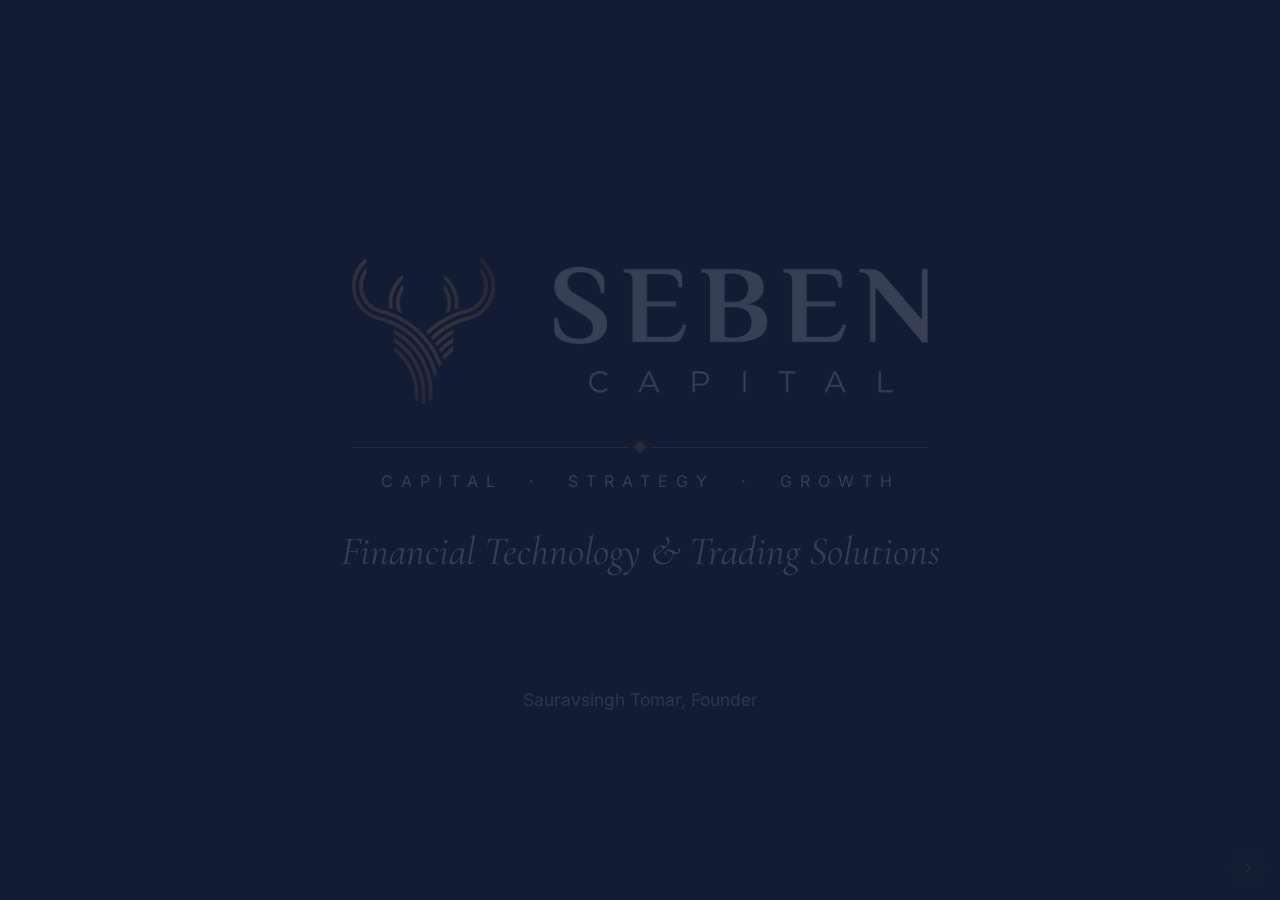
<file: index.html>
<!DOCTYPE html>
<html lang="en"><head><meta charset="utf-8"><meta http-equiv="refresh" content="0; url=01.html"><title>Seben Capital</title><link rel="canonical" href="01.html"></head><body style="background:#131E36"><a href="01.html">01.html</a></body></html>
</file>
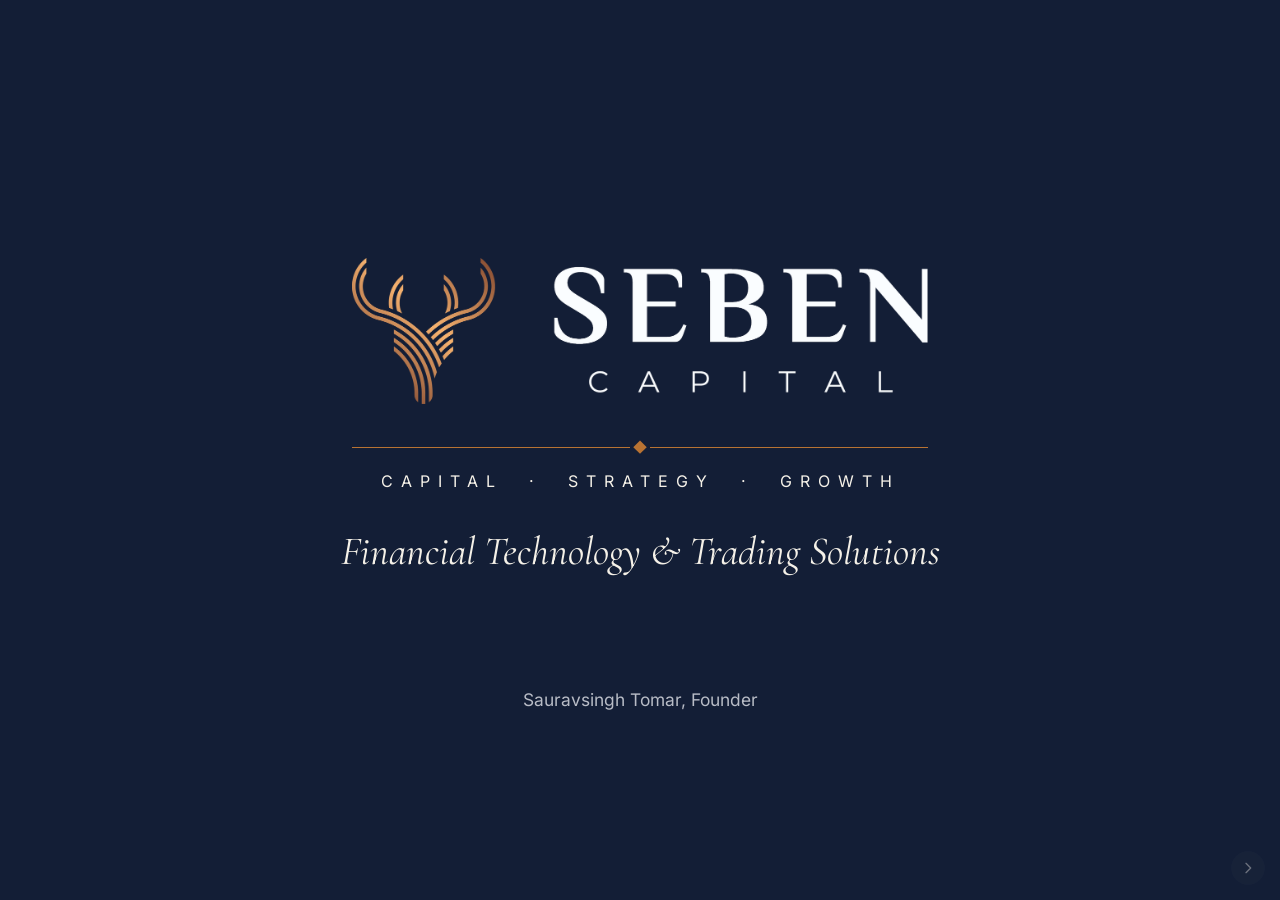
<file: 01.html>
<!DOCTYPE html>
<html lang="en">
<head>
<meta charset="utf-8">
<meta name="viewport" content="width=device-width, initial-scale=1, viewport-fit=cover">
<title>Seben Capital — 01</title>
<meta name="theme-color" content="#131E36">
<link rel="preload" href="assets/fonts/CormorantGaramond-normal-400-latin.woff2" as="font" type="font/woff2" crossorigin>
<link rel="stylesheet" href="assets/fonts.css">
<link rel="stylesheet" href="assets/css/style.css">
</head>
<body class="s01" data-prev="" data-next="02.html">
<main class="stage">
<img class="logo" src="assets/seben-logo.png" alt="SEBEN CAPITAL">
<div class="orn"><span></span><i></i><span></span></div>
<div class="el in pre kick" style="--n:12;--l:20.0030%;--t:53.0667%;--w:60.0015%;--h:4.6667%;text-align:center;--a:start;letter-spacing:0.500em"><p><span style="color:#F5F1E8">CAPITAL  ·  STRATEGY  ·  GROWTH</span></p></div>
<div class="el cg tag" style="--n:30;--l:12.5028%;--t:60.6667%;--w:75.0019%;--h:9.3333%;text-align:center;--a:start"><p><span style="color:#F5F1E8;font-style:italic">Financial Technology &amp; Trading Solutions</span></p></div>
<div class="el in founder" style="--n:13;--l:20.0030%;--t:83.3333%;--w:60.0015%;--h:4.6667%;text-align:center;--a:start"><p><span style="color:#B8BCC6">Sauravsingh Tomar, Founder</span></p></div>

</main>
<nav class="nav" aria-label="Slide navigation"><a class="prev off" href="#" aria-label="Previous slide" hidden><svg viewBox="0 0 24 24" aria-hidden="true"><path d="M15 5l-7 7 7 7"/></svg></a><a class="next" href="02.html" aria-label="Next slide"><svg viewBox="0 0 24 24" aria-hidden="true"><path d="M9 5l7 7-7 7"/></svg></a></nav>
<script src="assets/js/nav.js"></script>
</body>
</html>
</file>
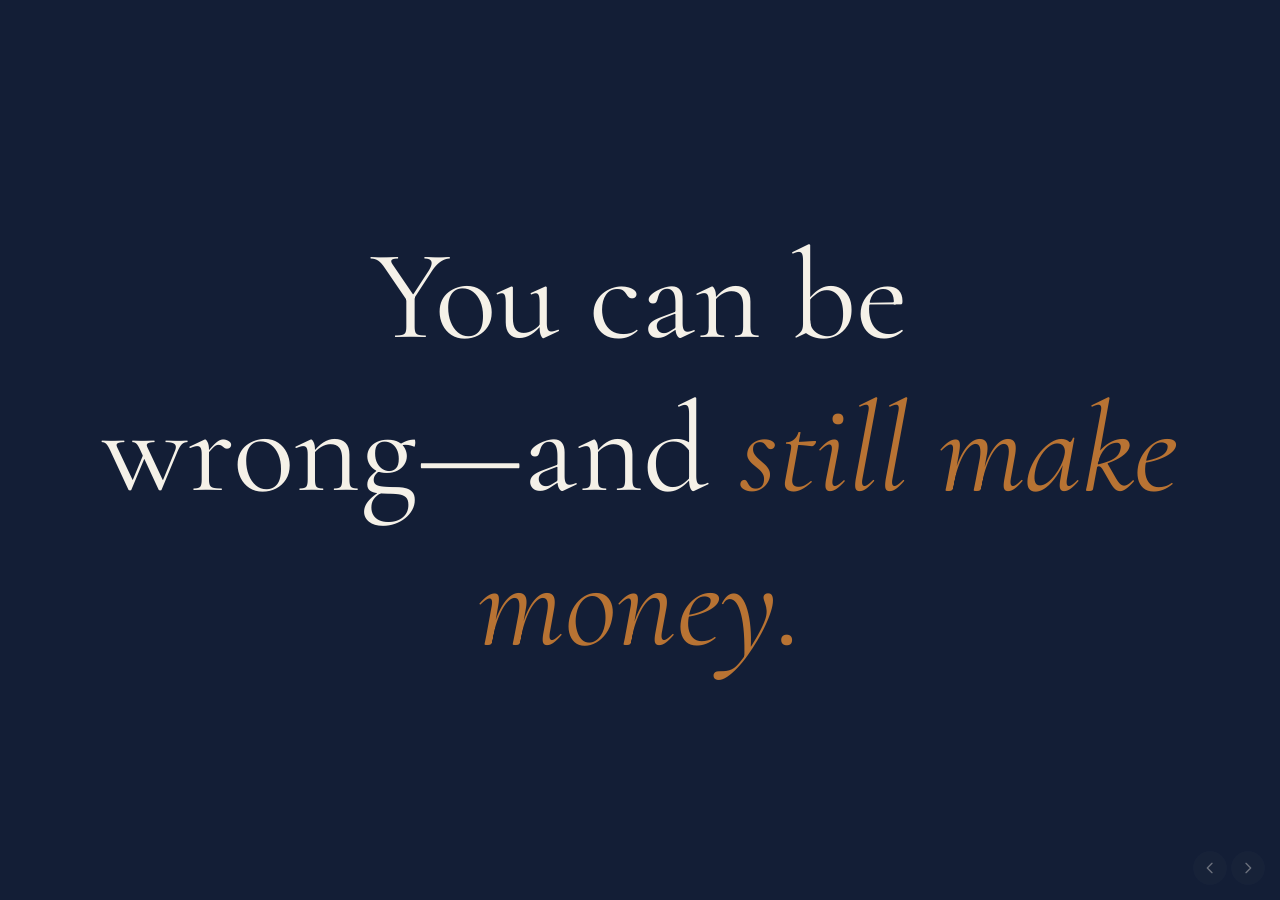
<file: 02.html>
<!DOCTYPE html>
<html lang="en">
<head>
<meta charset="utf-8">
<meta name="viewport" content="width=device-width, initial-scale=1, viewport-fit=cover">
<title>Seben Capital — 02</title>
<meta name="theme-color" content="#131E36">
<link rel="preload" href="assets/fonts/CormorantGaramond-normal-400-latin.woff2" as="font" type="font/woff2" crossorigin>
<link rel="stylesheet" href="assets/fonts.css">
<link rel="stylesheet" href="assets/css/style.css">
</head>
<body class="s02" data-prev="01.html" data-next="03.html">
<main class="stage">
<div class="el cg stmt" style="--n:96;--l:6.7502%;--t:21.3333%;--w:86.4772%;--h:57.3333%;text-align:center;--a:center"><p><span style="color:#F5F1E8">You can be wrong—and </span><span style="color:#B87333;font-style:italic">still make money.</span></p></div>

</main>
<nav class="nav" aria-label="Slide navigation"><a class="prev" href="01.html" aria-label="Previous slide"><svg viewBox="0 0 24 24" aria-hidden="true"><path d="M15 5l-7 7 7 7"/></svg></a><a class="next" href="03.html" aria-label="Next slide"><svg viewBox="0 0 24 24" aria-hidden="true"><path d="M9 5l7 7-7 7"/></svg></a></nav>
<script src="assets/js/nav.js"></script>
</body>
</html>
</file>
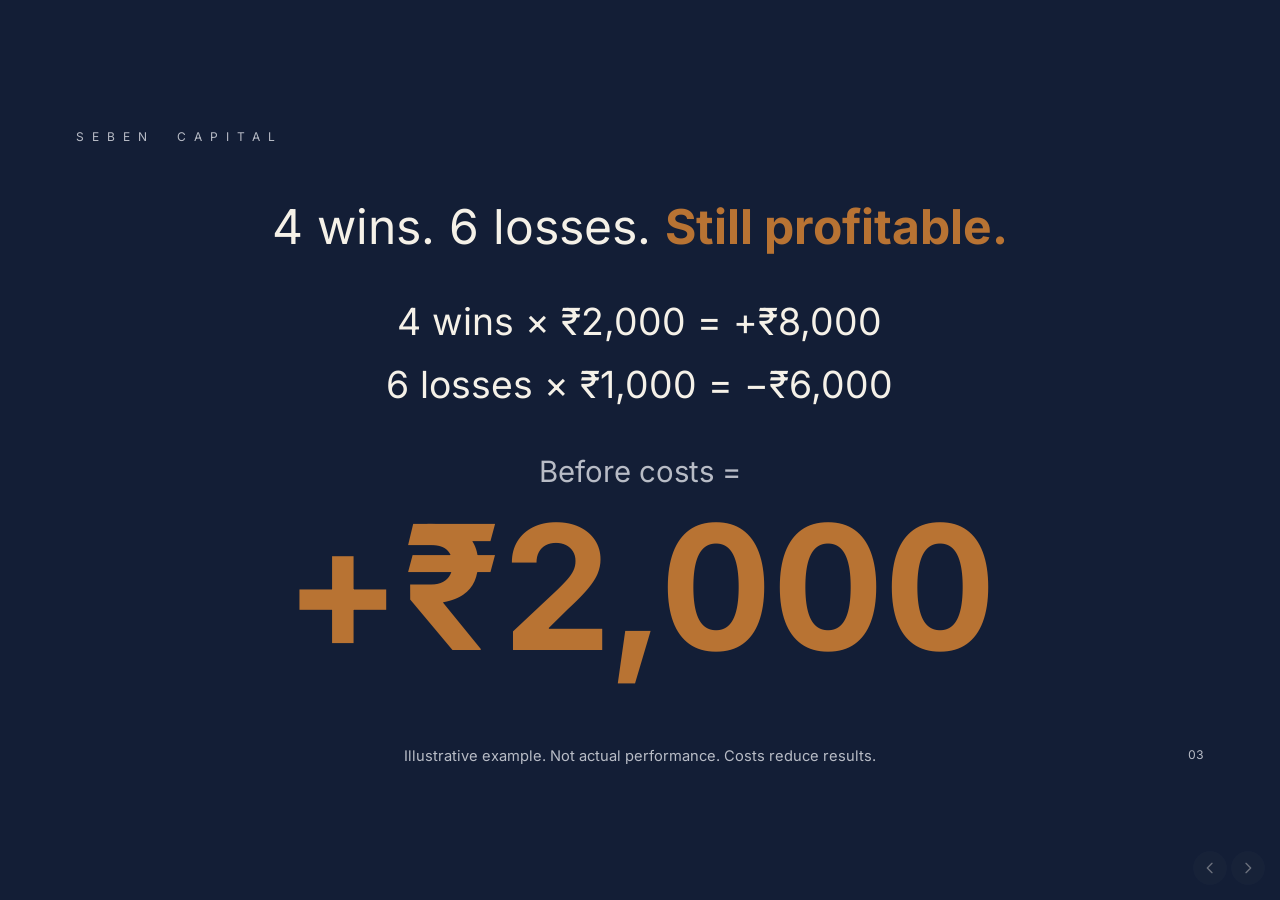
<file: 03.html>
<!DOCTYPE html>
<html lang="en">
<head>
<meta charset="utf-8">
<meta name="viewport" content="width=device-width, initial-scale=1, viewport-fit=cover">
<title>Seben Capital — 03</title>
<meta name="theme-color" content="#131E36">
<link rel="preload" href="assets/fonts/CormorantGaramond-normal-400-latin.woff2" as="font" type="font/woff2" crossorigin>
<link rel="stylesheet" href="assets/fonts.css">
<link rel="stylesheet" href="assets/css/style.css">
</head>
<body class="s03" data-prev="02.html" data-next="04.html">
<main class="stage">
<div class="el in head" style="--n:36;--l:6.7502%;--t:14.0000%;--w:86.4772%;--h:10.0000%;text-align:center;--a:center"><p><span style="color:#F5F1E8">4 wins. 6 losses. </span><span style="color:#B87333;font-weight:700">Still profitable.</span></p></div>
<div class="el in row3" style="--n:28;--l:6.7502%;--t:28.6667%;--w:86.4772%;--h:7.3333%;text-align:center;--a:center"><p><span style="color:#F5F1E8">4 wins × ₹2,000 = +₹8,000</span></p></div>
<div class="el in row3" style="--n:28;--l:6.7502%;--t:37.3333%;--w:86.4772%;--h:7.3333%;text-align:center;--a:center"><p><span style="color:#F5F1E8">6 losses × ₹1,000 = −₹6,000</span></p></div>
<div class="el in bc" style="--n:22;--l:6.7502%;--t:50.0000%;--w:86.4772%;--h:6.0000%;text-align:center;--a:center"><p><span style="color:#B8BCC6">Before costs =</span></p></div>
<div class="el in res" style="--n:130;--l:6.7502%;--t:56.0000%;--w:86.4772%;--h:26.0000%;text-align:center;--a:center"><p><span style="color:#B87333;font-weight:700">+₹2,000</span></p></div>
<div class="el in foot" style="--n:11;--l:18.7505%;--t:90.6667%;--w:62.4766%;--h:4.0000%;text-align:center;--a:center"><p><span style="color:#B8BCC6">Illustrative example. Not actual performance. Costs reduce results.</span></p></div>
<div class="el in mark pre" style="--n:9;--l:5.9251%;--t:5.6000%;--w:30.0008%;--h:4.0000%;text-align:left;--a:start;letter-spacing:0.667em"><p><span style="color:#B8BCC6">SEBEN  CAPITAL</span></p></div><div class="el in pg" style="--n:9;--l:86.5522%;--t:91.3333%;--w:7.5002%;--h:4.0000%;text-align:right;--a:start"><p><span style="color:#B8BCC6">03</span></p></div>
</main>
<nav class="nav" aria-label="Slide navigation"><a class="prev" href="02.html" aria-label="Previous slide"><svg viewBox="0 0 24 24" aria-hidden="true"><path d="M15 5l-7 7 7 7"/></svg></a><a class="next" href="04.html" aria-label="Next slide"><svg viewBox="0 0 24 24" aria-hidden="true"><path d="M9 5l7 7-7 7"/></svg></a></nav>
<script src="assets/js/nav.js"></script>
</body>
</html>
</file>
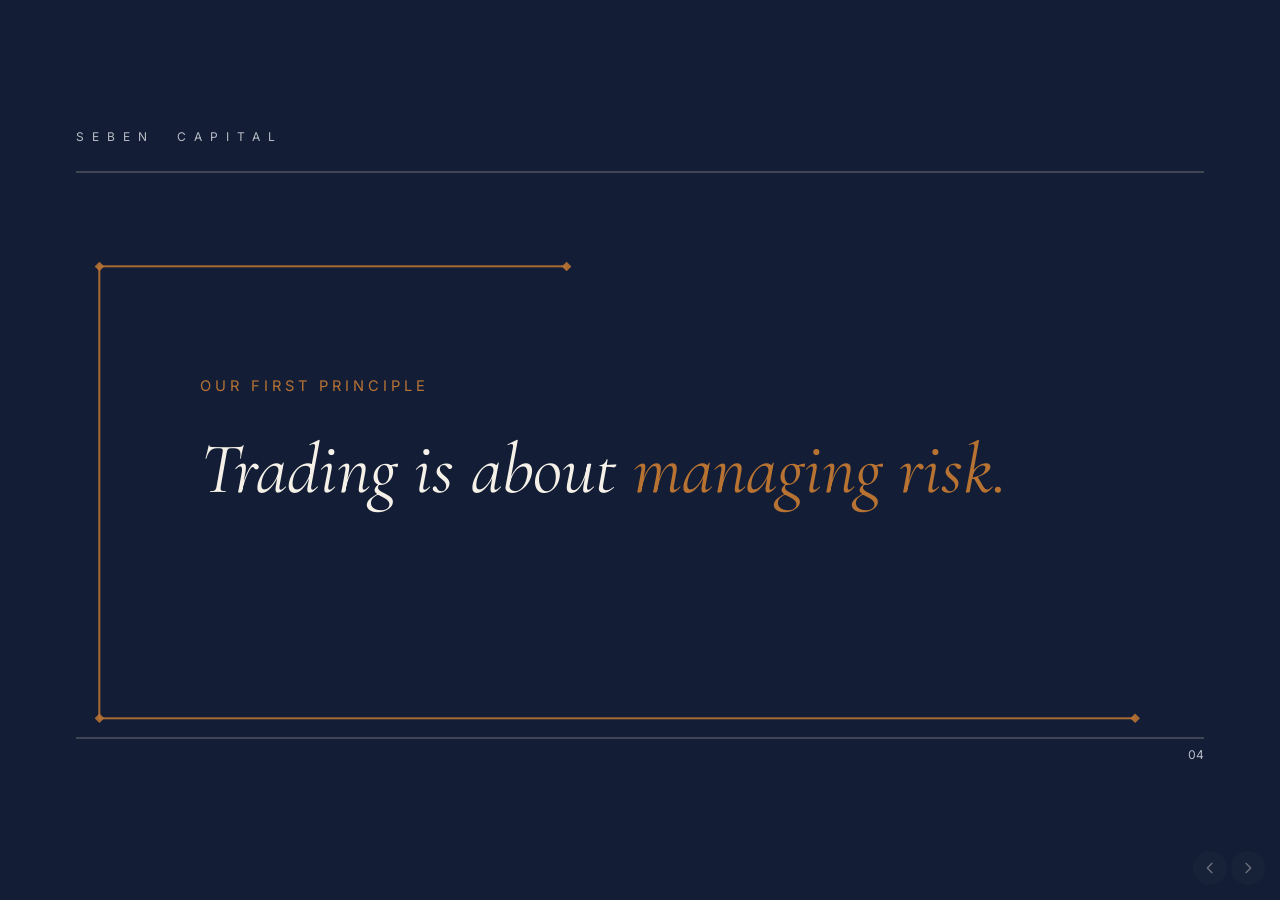
<file: 04.html>
<!DOCTYPE html>
<html lang="en">
<head>
<meta charset="utf-8">
<meta name="viewport" content="width=device-width, initial-scale=1, viewport-fit=cover">
<title>Seben Capital — 04</title>
<meta name="theme-color" content="#131E36">
<link rel="preload" href="assets/fonts/CormorantGaramond-normal-400-latin.woff2" as="font" type="font/woff2" crossorigin>
<link rel="stylesheet" href="assets/fonts.css">
<link rel="stylesheet" href="assets/css/style.css">
</head>
<body class="s04" data-prev="03.html" data-next="05.html">
<main class="stage">
<div class="ln v" style="--l:7.7702%;--t:24.5067%;--w:0.0000%;--h:62.7600%;--c:#B87333;--lw:1.4px;opacity:0.9"></div>
<div class="ln h" style="--l:7.7702%;--t:87.2667%;--w:80.9120%;--h:0.0000%;--c:#B87333;--lw:1.4px;opacity:0.9"></div>
<div class="ln h" style="--l:7.7702%;--t:24.5067%;--w:36.4959%;--h:0.0000%;--c:#B87333;--lw:1.4px;opacity:0.9"></div>
<i class="dia " style="--l:7.7702%;--t:24.5067%"></i><i class="dia " style="--l:7.7702%;--t:87.2667%"></i><i class="dia " style="--l:88.6822%;--t:87.2667%"></i><i class="dia " style="--l:44.2661%;--t:24.5067%"></i>
<div class="ln rule" style="--l:5.9251%;--t:11.3333%;--w:88.1272%;--h:0.0000%;--c:#D9D1BF;--lw:1px;opacity:0.45"></div>
<div class="ln rule" style="--l:5.9251%;--t:90.0000%;--w:88.1272%;--h:0.0000%;--c:#D9D1BF;--lw:1px;opacity:0.45"></div>
<div class="el in pre kick" style="--n:11;--l:15.5929%;--t:40.0000%;--w:45.0011%;--h:5.3333%;text-align:left;--a:start;letter-spacing:0.273em"><p><span style="color:#B87333">OUR FIRST PRINCIPLE</span></p></div>
<div class="el cg cg4" style="--n:54;--l:15.5929%;--t:46.6667%;--w:72.7518%;--h:14.6667%;text-align:left;--a:start"><p><span style="color:#F5F1E8;font-style:italic">Trading is about </span><span style="color:#B87333;font-style:italic">managing risk.</span></p></div>
<div class="el in mark pre" style="--n:9;--l:5.9251%;--t:5.6000%;--w:30.0008%;--h:4.0000%;text-align:left;--a:start;letter-spacing:0.667em"><p><span style="color:#B8BCC6">SEBEN  CAPITAL</span></p></div><div class="el in pg" style="--n:9;--l:86.5522%;--t:91.3333%;--w:7.5002%;--h:4.0000%;text-align:right;--a:start"><p><span style="color:#B8BCC6">04</span></p></div>
</main>
<nav class="nav" aria-label="Slide navigation"><a class="prev" href="03.html" aria-label="Previous slide"><svg viewBox="0 0 24 24" aria-hidden="true"><path d="M15 5l-7 7 7 7"/></svg></a><a class="next" href="05.html" aria-label="Next slide"><svg viewBox="0 0 24 24" aria-hidden="true"><path d="M9 5l7 7-7 7"/></svg></a></nav>
<script src="assets/js/nav.js"></script>
</body>
</html>
</file>
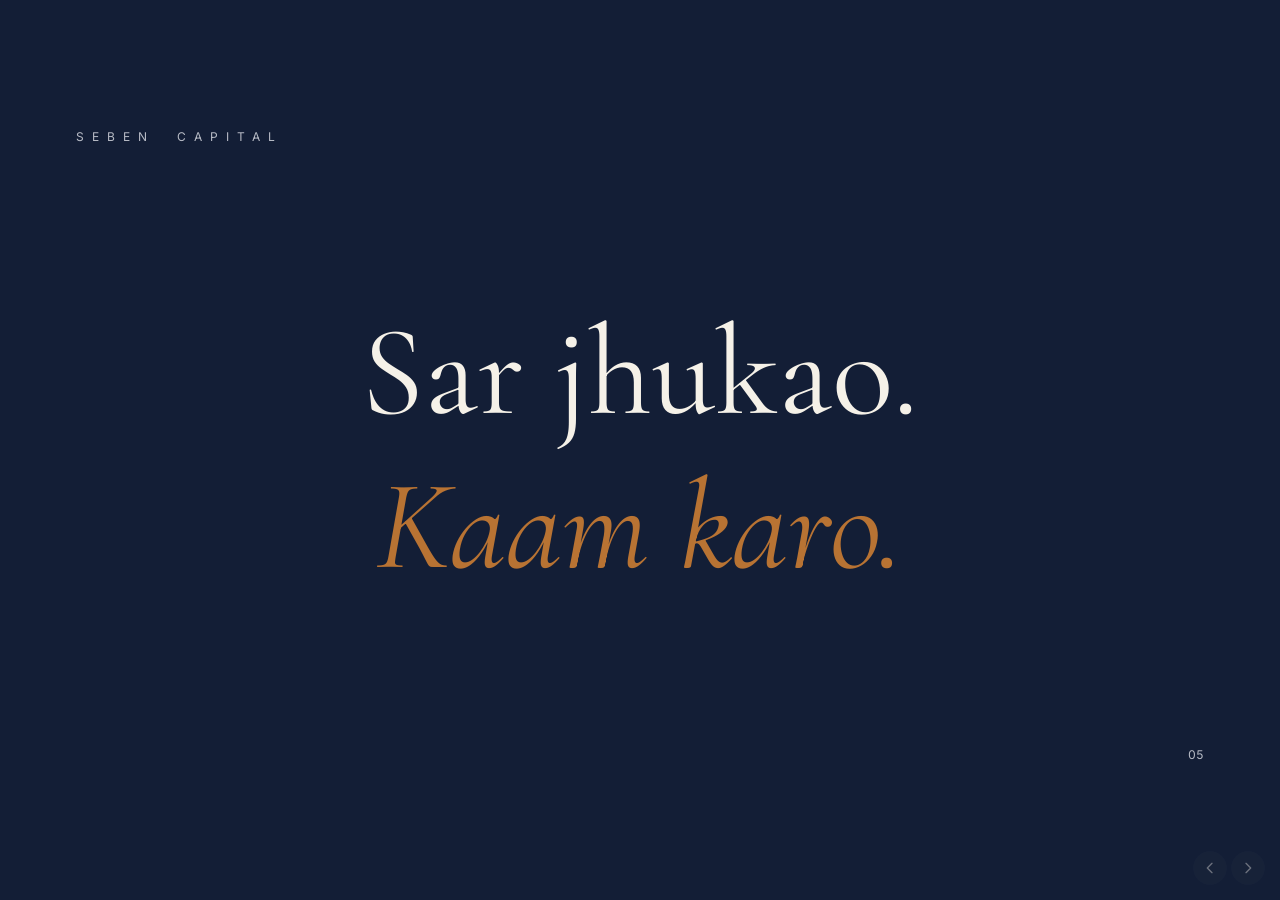
<file: 05.html>
<!DOCTYPE html>
<html lang="en">
<head>
<meta charset="utf-8">
<meta name="viewport" content="width=device-width, initial-scale=1, viewport-fit=cover">
<title>Seben Capital — 05</title>
<meta name="theme-color" content="#131E36">
<link rel="preload" href="assets/fonts/CormorantGaramond-normal-400-latin.woff2" as="font" type="font/woff2" crossorigin>
<link rel="stylesheet" href="assets/fonts.css">
<link rel="stylesheet" href="assets/css/style.css">
</head>
<body class="s05" data-prev="04.html" data-next="06.html">
<main class="stage">
<div class="el cg stmt" style="--n:96;--l:6.7502%;--t:25.3333%;--w:86.4772%;--h:49.3333%;text-align:center;--a:center"><p><span style="color:#F5F1E8">Sar jhukao.</span></p><p><span style="color:#B87333;font-style:italic">Kaam karo.</span></p></div>
<div class="el in mark pre" style="--n:9;--l:5.9251%;--t:5.6000%;--w:30.0008%;--h:4.0000%;text-align:left;--a:start;letter-spacing:0.667em"><p><span style="color:#B8BCC6">SEBEN  CAPITAL</span></p></div><div class="el in pg" style="--n:9;--l:86.5522%;--t:91.3333%;--w:7.5002%;--h:4.0000%;text-align:right;--a:start"><p><span style="color:#B8BCC6">05</span></p></div>
</main>
<nav class="nav" aria-label="Slide navigation"><a class="prev" href="04.html" aria-label="Previous slide"><svg viewBox="0 0 24 24" aria-hidden="true"><path d="M15 5l-7 7 7 7"/></svg></a><a class="next" href="06.html" aria-label="Next slide"><svg viewBox="0 0 24 24" aria-hidden="true"><path d="M9 5l7 7-7 7"/></svg></a></nav>
<script src="assets/js/nav.js"></script>
</body>
</html>
</file>
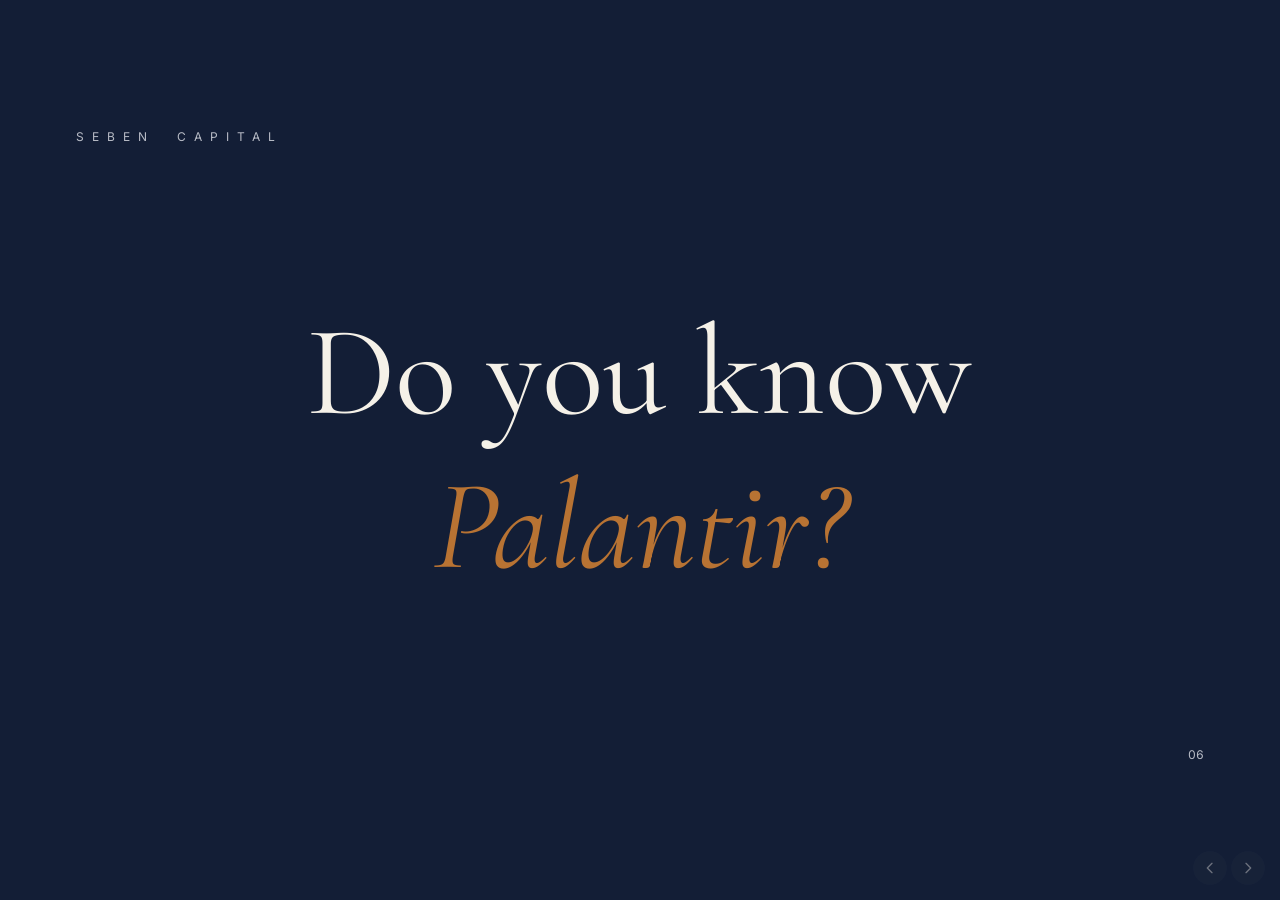
<file: 06.html>
<!DOCTYPE html>
<html lang="en">
<head>
<meta charset="utf-8">
<meta name="viewport" content="width=device-width, initial-scale=1, viewport-fit=cover">
<title>Seben Capital — 06</title>
<meta name="theme-color" content="#131E36">
<link rel="preload" href="assets/fonts/CormorantGaramond-normal-400-latin.woff2" as="font" type="font/woff2" crossorigin>
<link rel="stylesheet" href="assets/fonts.css">
<link rel="stylesheet" href="assets/css/style.css">
</head>
<body class="s06" data-prev="05.html" data-next="07.html">
<main class="stage">
<div class="el cg stmt" style="--n:96;--l:6.7502%;--t:25.3333%;--w:86.4772%;--h:49.3333%;text-align:center;--a:center"><p><span style="color:#F5F1E8">Do you know </span><span style="color:#B87333;font-style:italic">Palantir?</span></p></div>
<div class="el in mark pre" style="--n:9;--l:5.9251%;--t:5.6000%;--w:30.0008%;--h:4.0000%;text-align:left;--a:start;letter-spacing:0.667em"><p><span style="color:#B8BCC6">SEBEN  CAPITAL</span></p></div><div class="el in pg" style="--n:9;--l:86.5522%;--t:91.3333%;--w:7.5002%;--h:4.0000%;text-align:right;--a:start"><p><span style="color:#B8BCC6">06</span></p></div>
</main>
<nav class="nav" aria-label="Slide navigation"><a class="prev" href="05.html" aria-label="Previous slide"><svg viewBox="0 0 24 24" aria-hidden="true"><path d="M15 5l-7 7 7 7"/></svg></a><a class="next" href="07.html" aria-label="Next slide"><svg viewBox="0 0 24 24" aria-hidden="true"><path d="M9 5l7 7-7 7"/></svg></a></nav>
<script src="assets/js/nav.js"></script>
</body>
</html>
</file>
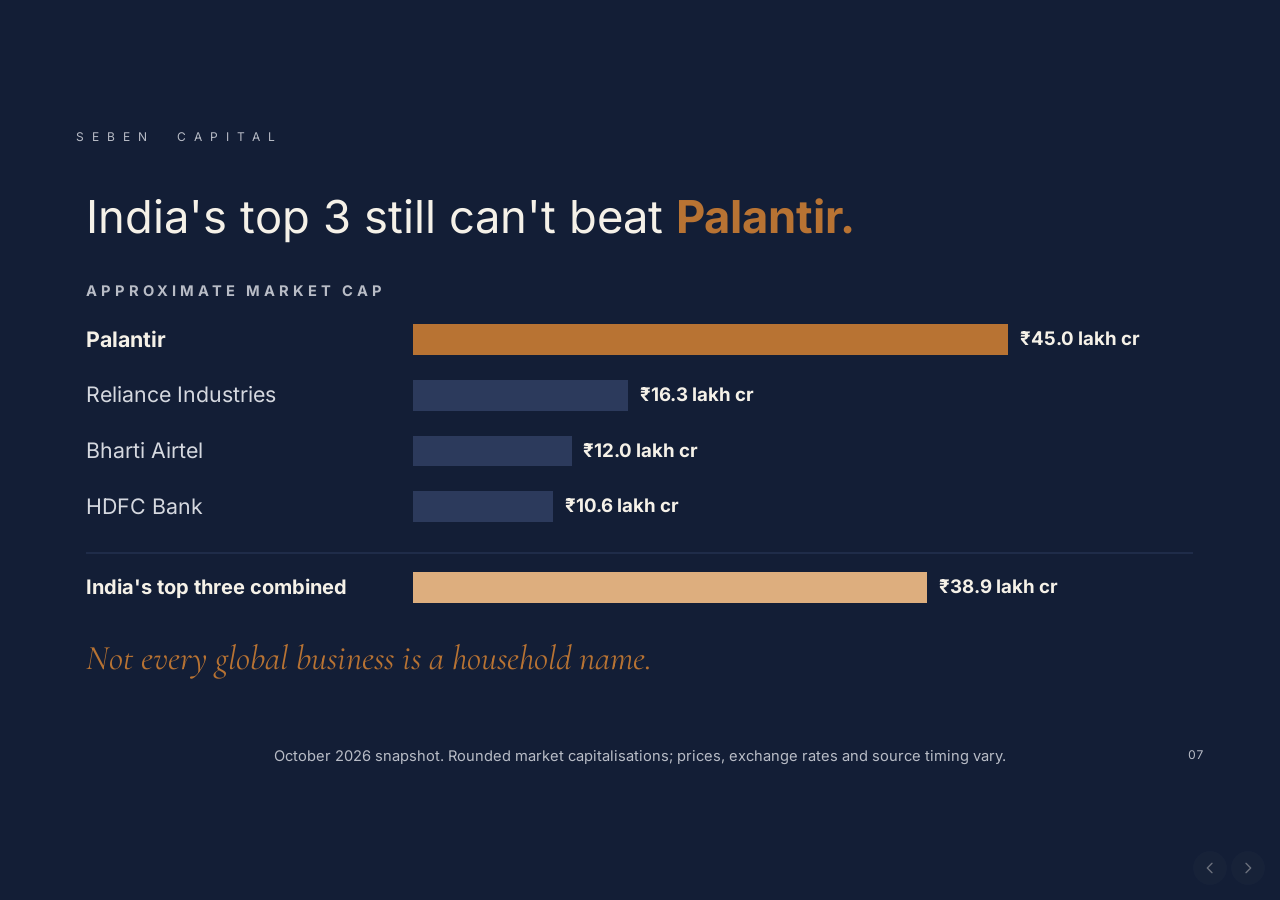
<file: 07.html>
<!DOCTYPE html>
<html lang="en">
<head>
<meta charset="utf-8">
<meta name="viewport" content="width=device-width, initial-scale=1, viewport-fit=cover">
<title>Seben Capital — 07</title>
<meta name="theme-color" content="#131E36">
<link rel="preload" href="assets/fonts/CormorantGaramond-normal-400-latin.woff2" as="font" type="font/woff2" crossorigin>
<link rel="stylesheet" href="assets/fonts.css">
<link rel="stylesheet" href="assets/css/style.css">
</head>
<body class="s07" data-prev="06.html" data-next="08.html">
<main class="stage">
<div class="el in head" style="--n:34;--l:6.7502%;--t:12.6667%;--w:86.4772%;--h:10.0000%;text-align:left;--a:center"><p><span style="color:#F5F1E8">India&#x27;s top 3 still can&#x27;t beat </span><span style="color:#B87333;font-weight:700">Palantir.</span></p></div>
<div class="el in clabel" style="--n:11;--l:6.7502%;--t:26.0000%;--w:45.0011%;--h:4.0000%;text-align:left;--a:center;letter-spacing:0.273em"><p><span style="color:#B8BCC6;font-weight:700">APPROXIMATE MARKET CAP</span></p></div>
<div class="row hl" style="--t:32.0000%;--h:5.3333%;--v:45.0"><div class="el in rlab" style="--n:16;text-align:left;--a:center"><p><span style="color:#F5F1E8;font-weight:700">Palantir</span></p></div><div class="trk"><b class="bar" style="background:#B87333"></b><div class="el in rval" style="--n:14;text-align:left;--a:center"><p><span style="color:#F5F1E8;font-weight:700">₹45.0 lakh cr</span></p></div></div></div>
<div class="row" style="--t:39.7333%;--h:5.3333%;--v:16.3"><div class="el in rlab" style="--n:16;text-align:left;--a:center"><p><span style="color:#D5D8DF">Reliance Industries</span></p></div><div class="trk"><b class="bar" style="background:#2C3A5C"></b><div class="el in rval" style="--n:14;text-align:left;--a:center"><p><span style="color:#F5F1E8;font-weight:700">₹16.3 lakh cr</span></p></div></div></div>
<div class="row" style="--t:47.4667%;--h:5.3333%;--v:12.0"><div class="el in rlab" style="--n:16;text-align:left;--a:center"><p><span style="color:#D5D8DF">Bharti Airtel</span></p></div><div class="trk"><b class="bar" style="background:#2C3A5C"></b><div class="el in rval" style="--n:14;text-align:left;--a:center"><p><span style="color:#F5F1E8;font-weight:700">₹12.0 lakh cr</span></p></div></div></div>
<div class="row" style="--t:55.2000%;--h:5.3333%;--v:10.6"><div class="el in rlab" style="--n:16;text-align:left;--a:center"><p><span style="color:#D5D8DF">HDFC Bank</span></p></div><div class="trk"><b class="bar" style="background:#2C3A5C"></b><div class="el in rval" style="--n:14;text-align:left;--a:center"><p><span style="color:#F5F1E8;font-weight:700">₹10.6 lakh cr</span></p></div></div></div>
<div class="ln rule" style="--l:6.7502%;--t:64.2667%;--w:86.4772%;--h:0.0000%;--c:#2C3A5C;--lw:1px"></div>
<div class="row tot" style="--t:66.4000%;--h:5.3333%;--v:38.9"><div class="el in rlab" style="--n:15;text-align:left;--a:center"><p><span style="color:#F5F1E8;font-weight:700">India&#x27;s top three combined</span></p></div><div class="trk"><b class="bar" style="background:#DDAE7E"></b><div class="el in rval" style="--n:14;text-align:left;--a:center"><p><span style="color:#F5F1E8;font-weight:700">₹38.9 lakh cr</span></p></div></div></div>
<div class="el cg close" style="--n:26;--l:6.7502%;--t:75.3333%;--w:86.4772%;--h:7.3333%;text-align:left;--a:center"><p><span style="color:#B87333;font-style:italic">Not every global business is a household name.</span></p></div>
<div class="el in foot" style="--n:11;--l:15.0004%;--t:90.6667%;--w:69.9768%;--h:4.0000%;text-align:center;--a:center"><p><span style="color:#B8BCC6">October 2026 snapshot. Rounded market capitalisations; prices, exchange rates and source timing vary.</span></p></div>
<div class="el in mark pre" style="--n:9;--l:5.9251%;--t:5.6000%;--w:30.0008%;--h:4.0000%;text-align:left;--a:start;letter-spacing:0.667em"><p><span style="color:#B8BCC6">SEBEN  CAPITAL</span></p></div><div class="el in pg" style="--n:9;--l:86.5522%;--t:91.3333%;--w:7.5002%;--h:4.0000%;text-align:right;--a:start"><p><span style="color:#B8BCC6">07</span></p></div>
</main>
<nav class="nav" aria-label="Slide navigation"><a class="prev" href="06.html" aria-label="Previous slide"><svg viewBox="0 0 24 24" aria-hidden="true"><path d="M15 5l-7 7 7 7"/></svg></a><a class="next" href="08.html" aria-label="Next slide"><svg viewBox="0 0 24 24" aria-hidden="true"><path d="M9 5l7 7-7 7"/></svg></a></nav>
<script src="assets/js/nav.js"></script>
</body>
</html>
</file>
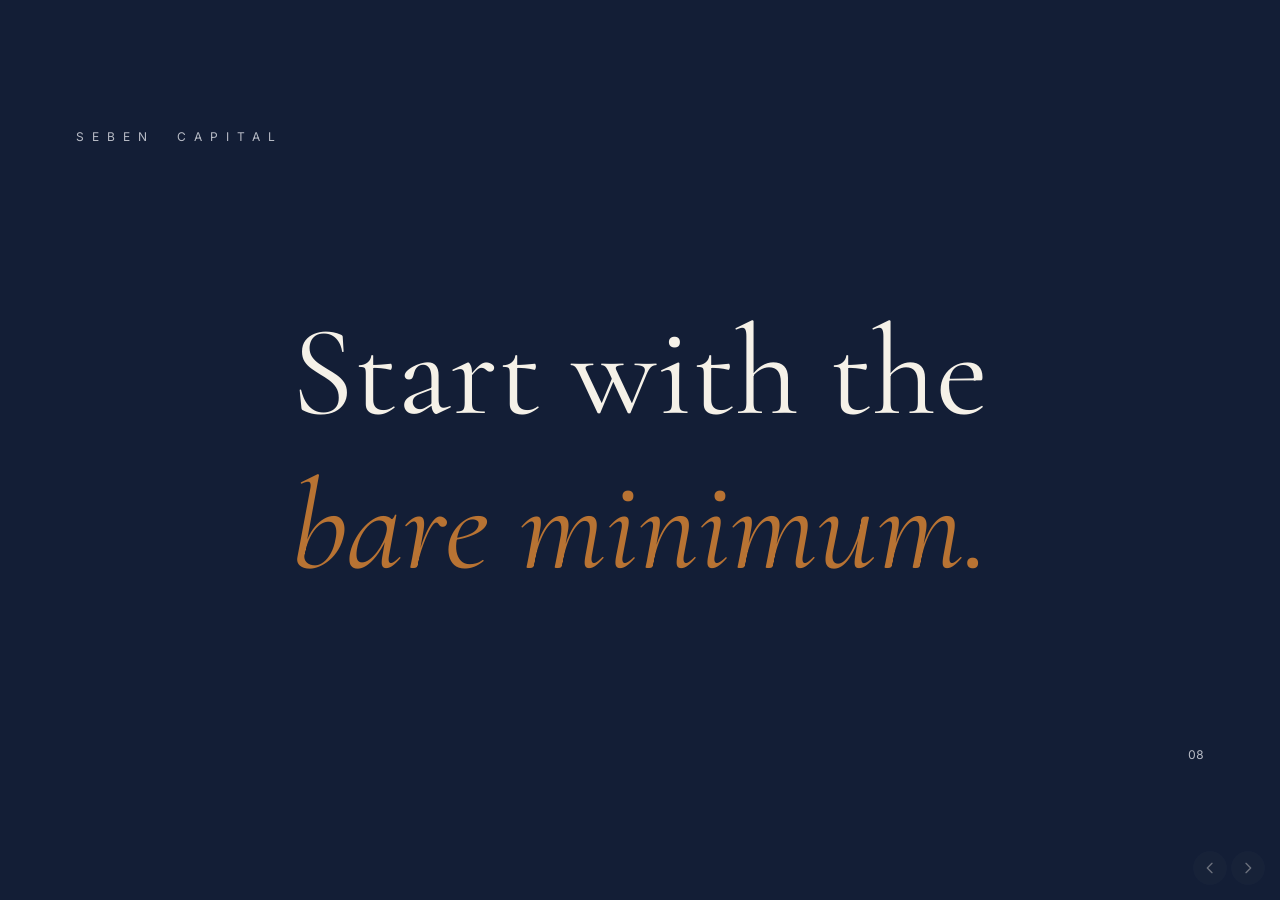
<file: 08.html>
<!DOCTYPE html>
<html lang="en">
<head>
<meta charset="utf-8">
<meta name="viewport" content="width=device-width, initial-scale=1, viewport-fit=cover">
<title>Seben Capital — 08</title>
<meta name="theme-color" content="#131E36">
<link rel="preload" href="assets/fonts/CormorantGaramond-normal-400-latin.woff2" as="font" type="font/woff2" crossorigin>
<link rel="stylesheet" href="assets/fonts.css">
<link rel="stylesheet" href="assets/css/style.css">
</head>
<body class="s08" data-prev="07.html" data-next="09.html">
<main class="stage">
<div class="el cg stmt" style="--n:96;--l:6.7502%;--t:25.3333%;--w:86.4772%;--h:49.3333%;text-align:center;--a:center"><p><span style="color:#F5F1E8">Start with the</span></p><p><span style="color:#B87333;font-style:italic">bare minimum.</span></p></div>
<div class="el in mark pre" style="--n:9;--l:5.9251%;--t:5.6000%;--w:30.0008%;--h:4.0000%;text-align:left;--a:start;letter-spacing:0.667em"><p><span style="color:#B8BCC6">SEBEN  CAPITAL</span></p></div><div class="el in pg" style="--n:9;--l:86.5522%;--t:91.3333%;--w:7.5002%;--h:4.0000%;text-align:right;--a:start"><p><span style="color:#B8BCC6">08</span></p></div>
</main>
<nav class="nav" aria-label="Slide navigation"><a class="prev" href="07.html" aria-label="Previous slide"><svg viewBox="0 0 24 24" aria-hidden="true"><path d="M15 5l-7 7 7 7"/></svg></a><a class="next" href="09.html" aria-label="Next slide"><svg viewBox="0 0 24 24" aria-hidden="true"><path d="M9 5l7 7-7 7"/></svg></a></nav>
<script src="assets/js/nav.js"></script>
</body>
</html>
</file>
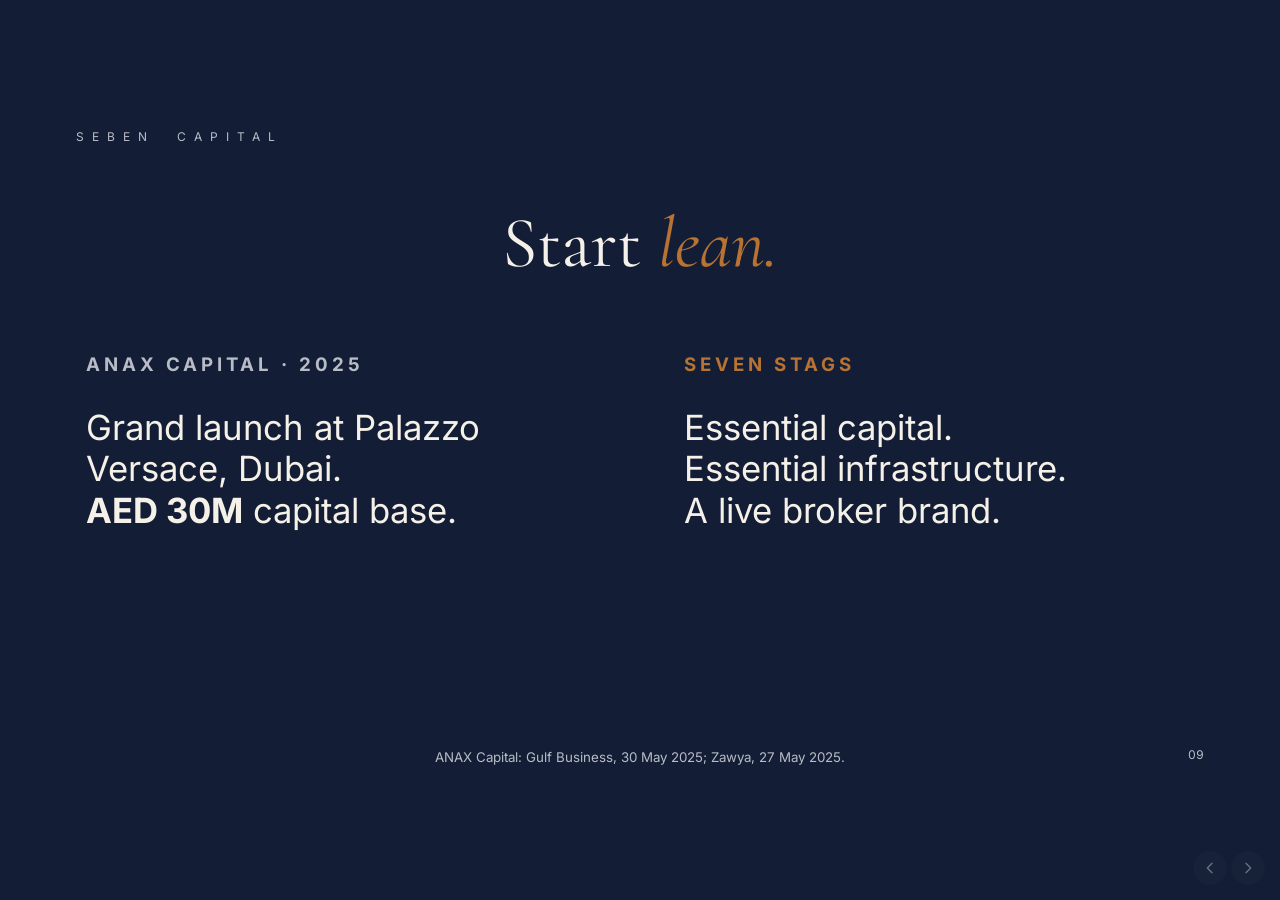
<file: 09.html>
<!DOCTYPE html>
<html lang="en">
<head>
<meta charset="utf-8">
<meta name="viewport" content="width=device-width, initial-scale=1, viewport-fit=cover">
<title>Seben Capital — 09</title>
<meta name="theme-color" content="#131E36">
<link rel="preload" href="assets/fonts/CormorantGaramond-normal-400-latin.woff2" as="font" type="font/woff2" crossorigin>
<link rel="stylesheet" href="assets/fonts.css">
<link rel="stylesheet" href="assets/css/style.css">
</head>
<body class="s09" data-prev="08.html" data-next="10.html">
<main class="stage">
<div class="el cg head" style="--n:54;--l:6.7502%;--t:14.6667%;--w:86.4772%;--h:13.3333%;text-align:center;--a:center"><p><span style="color:#F5F1E8">Start </span><span style="color:#B87333;font-style:italic">lean.</span></p></div>
<div class="el in pre lab" style="--n:14;--l:6.7502%;--t:36.6667%;--w:39.7510%;--h:5.3333%;text-align:left;--a:start;letter-spacing:0.214em"><p><span style="color:#B8BCC6;font-weight:700">ANAX CAPITAL · 2025</span></p></div>
<div class="el in lines" style="--n:26;--l:6.7502%;--t:44.0000%;--w:39.7510%;--h:34.6667%;text-align:left;--a:start"><p><span style="color:#F5F1E8">Grand launch at Palazzo Versace, Dubai.</span></p><p><span style="color:#F5F1E8;font-weight:700">AED 30M</span><span style="color:#F5F1E8"> capital base.</span></p></div>
<div class="el in pre lab" style="--n:14;--l:53.4763%;--t:36.6667%;--w:39.7510%;--h:5.3333%;text-align:left;--a:start;letter-spacing:0.214em"><p><span style="color:#B87333;font-weight:700">SEVEN STAGS</span></p></div>
<div class="el in lines" style="--n:26;--l:53.4763%;--t:44.0000%;--w:39.7510%;--h:34.6667%;text-align:left;--a:start"><p><span style="color:#F5F1E8">Essential capital.</span></p><p><span style="color:#F5F1E8">Essential infrastructure.</span></p><p><span style="color:#F5F1E8">A live broker brand.</span></p></div>
<div class="el in foot" style="--n:10;--l:15.0004%;--t:90.6667%;--w:69.9768%;--h:4.0000%;text-align:center;--a:center"><p><span style="color:#B8BCC6">ANAX Capital: Gulf Business, 30 May 2025; Zawya, 27 May 2025.</span></p></div>
<div class="el in mark pre" style="--n:9;--l:5.9251%;--t:5.6000%;--w:30.0008%;--h:4.0000%;text-align:left;--a:start;letter-spacing:0.667em"><p><span style="color:#B8BCC6">SEBEN  CAPITAL</span></p></div><div class="el in pg" style="--n:9;--l:86.5522%;--t:91.3333%;--w:7.5002%;--h:4.0000%;text-align:right;--a:start"><p><span style="color:#B8BCC6">09</span></p></div>
</main>
<nav class="nav" aria-label="Slide navigation"><a class="prev" href="08.html" aria-label="Previous slide"><svg viewBox="0 0 24 24" aria-hidden="true"><path d="M15 5l-7 7 7 7"/></svg></a><a class="next" href="10.html" aria-label="Next slide"><svg viewBox="0 0 24 24" aria-hidden="true"><path d="M9 5l7 7-7 7"/></svg></a></nav>
<script src="assets/js/nav.js"></script>
</body>
</html>
</file>
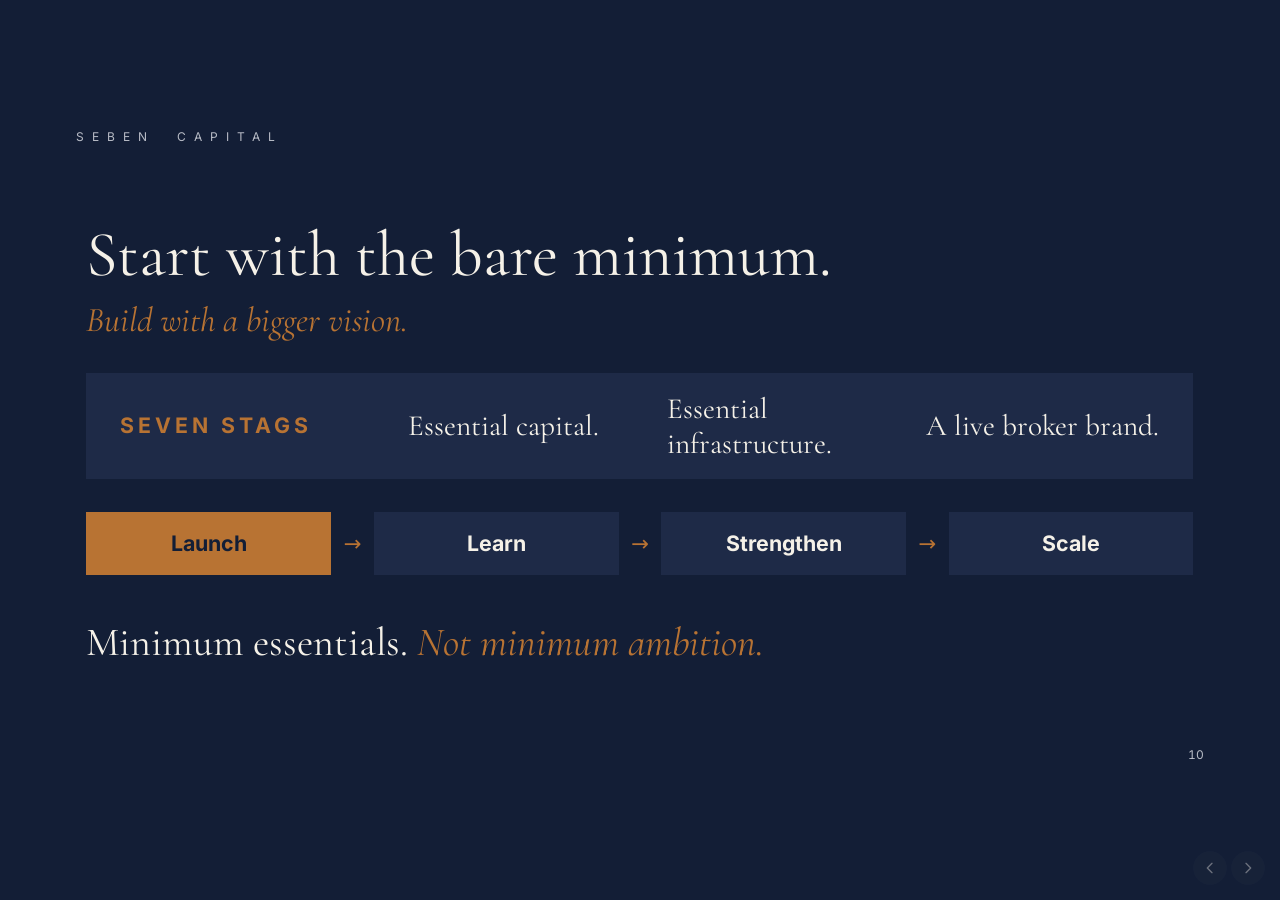
<file: 10.html>
<!DOCTYPE html>
<html lang="en">
<head>
<meta charset="utf-8">
<meta name="viewport" content="width=device-width, initial-scale=1, viewport-fit=cover">
<title>Seben Capital — 10</title>
<meta name="theme-color" content="#131E36">
<link rel="preload" href="assets/fonts/CormorantGaramond-normal-400-latin.woff2" as="font" type="font/woff2" crossorigin>
<link rel="stylesheet" href="assets/fonts.css">
<link rel="stylesheet" href="assets/css/style.css">
</head>
<body class="s10" data-prev="09.html" data-next="11.html">
<main class="stage">
<div class="el cg head" style="--n:48;--l:6.7502%;--t:17.3333%;--w:86.4772%;--h:11.3333%;text-align:left;--a:center"><p><span style="color:#F5F1E8">Start with the bare minimum.</span></p></div>
<div class="el cg sub" style="--n:26;--l:6.7502%;--t:28.6667%;--w:86.4772%;--h:6.6667%;text-align:left;--a:center"><p><span style="color:#B87333;font-style:italic">Build with a bigger vision.</span></p></div>
<div class="panel" style="--l:6.7502%;--t:39.3333%;--w:86.4772%;--h:14.6667%;background:#1E2A47"><div class="el in plabel pre" style="--n:16;--l:3.0356%;--t:0.0000%;--w:25.1518%;--h:100.0000%;text-align:left;--a:center;letter-spacing:0.188em"><p><span style="color:#B87333;font-weight:700">SEVEN STAGS</span></p></div><div class="el cg item" style="--n:22;--l:29.0546%;--t:0.0000%;--w:22.5499%;--h:100.0000%;text-align:left;--a:center"><p><span style="color:#F5F1E8">Essential capital.</span></p></div><div class="el cg item" style="--n:22;--l:52.4718%;--t:0.0000%;--w:22.5499%;--h:100.0000%;text-align:left;--a:center"><p><span style="color:#F5F1E8">Essential infrastructure.</span></p></div><div class="el cg item" style="--n:22;--l:75.8890%;--t:0.0000%;--w:22.5499%;--h:100.0000%;text-align:left;--a:center"><p><span style="color:#F5F1E8">A live broker brand.</span></p></div></div>
<div class="steps"><div class="el in step on" style="--n:16;--l:6.7502%;--t:58.6667%;--w:19.1255%;--h:8.6667%;text-align:center;--a:center;background:#B87333"><p><span style="color:#131E36;font-weight:700">Launch</span></p></div><div class="el in arr" style="--n:16;--l:25.8756%;--t:58.6667%;--w:3.3251%;--h:8.6667%;text-align:center;--a:center"><p><span style="color:#B87333">→</span></p></div><div class="el in step" style="--n:16;--l:29.2007%;--t:58.6667%;--w:19.1255%;--h:8.6667%;text-align:center;--a:center;background:#1E2A47"><p><span style="color:#F5F1E8;font-weight:700">Learn</span></p></div><div class="el in arr" style="--n:16;--l:48.3262%;--t:58.6667%;--w:3.3251%;--h:8.6667%;text-align:center;--a:center"><p><span style="color:#B87333">→</span></p></div><div class="el in step" style="--n:16;--l:51.6513%;--t:58.6667%;--w:19.1255%;--h:8.6667%;text-align:center;--a:center;background:#1E2A47"><p><span style="color:#F5F1E8;font-weight:700">Strengthen</span></p></div><div class="el in arr" style="--n:16;--l:70.7768%;--t:58.6667%;--w:3.3251%;--h:8.6667%;text-align:center;--a:center"><p><span style="color:#B87333">→</span></p></div><div class="el in step" style="--n:16;--l:74.1019%;--t:58.6667%;--w:19.1255%;--h:8.6667%;text-align:center;--a:center;background:#1E2A47"><p><span style="color:#F5F1E8;font-weight:700">Scale</span></p></div></div>
<div class="el cg close" style="--n:30;--l:6.7502%;--t:72.6667%;--w:86.4772%;--h:8.0000%;text-align:left;--a:center"><p><span style="color:#F5F1E8">Minimum essentials. </span><span style="color:#B87333;font-style:italic">Not minimum ambition.</span></p></div>
<div class="el in mark pre" style="--n:9;--l:5.9251%;--t:5.6000%;--w:30.0008%;--h:4.0000%;text-align:left;--a:start;letter-spacing:0.667em"><p><span style="color:#B8BCC6">SEBEN  CAPITAL</span></p></div><div class="el in pg" style="--n:9;--l:86.5522%;--t:91.3333%;--w:7.5002%;--h:4.0000%;text-align:right;--a:start"><p><span style="color:#B8BCC6">10</span></p></div>
</main>
<nav class="nav" aria-label="Slide navigation"><a class="prev" href="09.html" aria-label="Previous slide"><svg viewBox="0 0 24 24" aria-hidden="true"><path d="M15 5l-7 7 7 7"/></svg></a><a class="next" href="11.html" aria-label="Next slide"><svg viewBox="0 0 24 24" aria-hidden="true"><path d="M9 5l7 7-7 7"/></svg></a></nav>
<script src="assets/js/nav.js"></script>
</body>
</html>
</file>
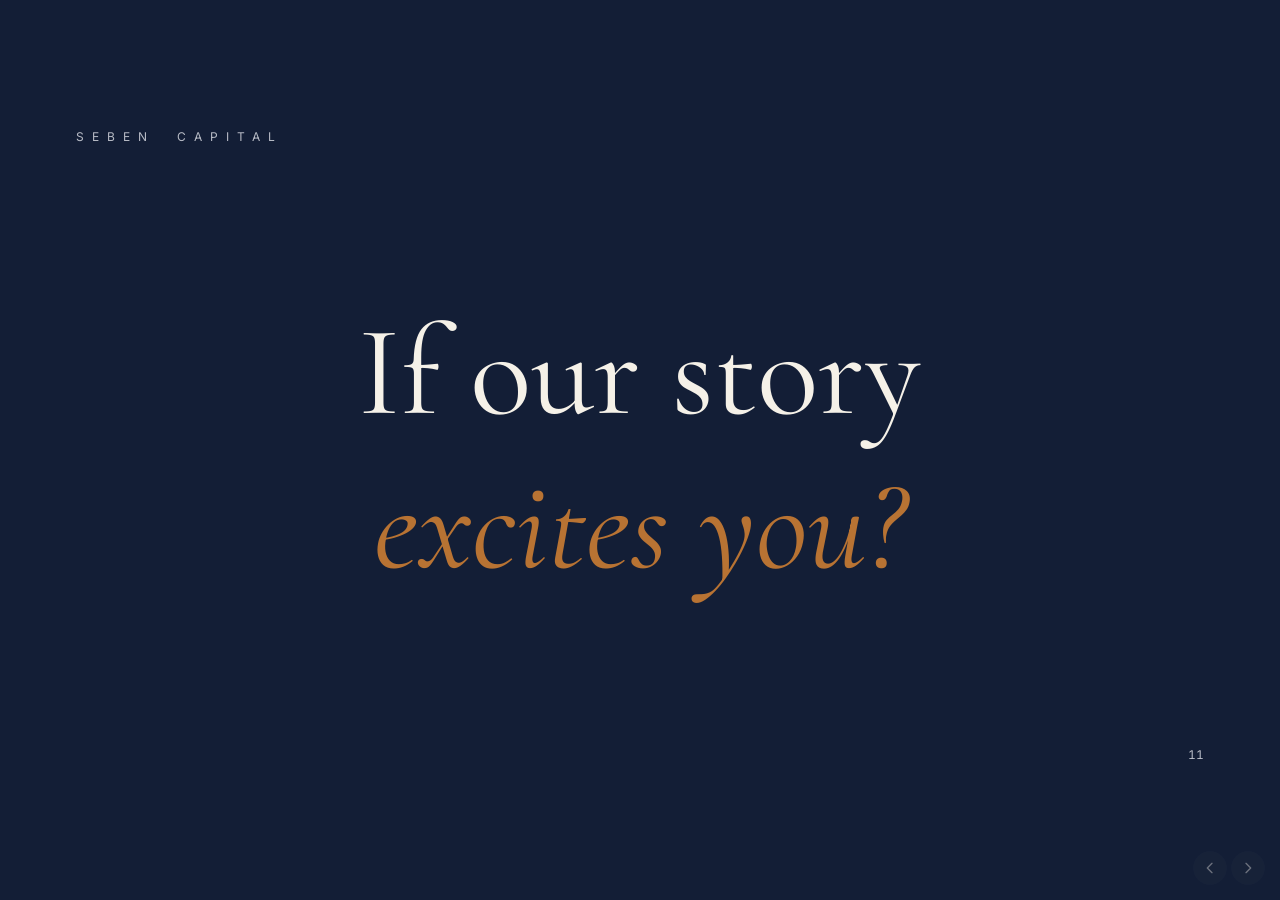
<file: 11.html>
<!DOCTYPE html>
<html lang="en">
<head>
<meta charset="utf-8">
<meta name="viewport" content="width=device-width, initial-scale=1, viewport-fit=cover">
<title>Seben Capital — 11</title>
<meta name="theme-color" content="#131E36">
<link rel="preload" href="assets/fonts/CormorantGaramond-normal-400-latin.woff2" as="font" type="font/woff2" crossorigin>
<link rel="stylesheet" href="assets/fonts.css">
<link rel="stylesheet" href="assets/css/style.css">
</head>
<body class="s11" data-prev="10.html" data-next="12.html">
<main class="stage">
<div class="el cg stmt" style="--n:96;--l:6.7502%;--t:25.3333%;--w:86.4772%;--h:49.3333%;text-align:center;--a:center"><p><span style="color:#F5F1E8">If our story</span></p><p><span style="color:#B87333;font-style:italic">excites you?</span></p></div>
<div class="el in mark pre" style="--n:9;--l:5.9251%;--t:5.6000%;--w:30.0008%;--h:4.0000%;text-align:left;--a:start;letter-spacing:0.667em"><p><span style="color:#B8BCC6">SEBEN  CAPITAL</span></p></div><div class="el in pg" style="--n:9;--l:86.5522%;--t:91.3333%;--w:7.5002%;--h:4.0000%;text-align:right;--a:start"><p><span style="color:#B8BCC6">11</span></p></div>
</main>
<nav class="nav" aria-label="Slide navigation"><a class="prev" href="10.html" aria-label="Previous slide"><svg viewBox="0 0 24 24" aria-hidden="true"><path d="M15 5l-7 7 7 7"/></svg></a><a class="next" href="12.html" aria-label="Next slide"><svg viewBox="0 0 24 24" aria-hidden="true"><path d="M9 5l7 7-7 7"/></svg></a></nav>
<script src="assets/js/nav.js"></script>
</body>
</html>
</file>
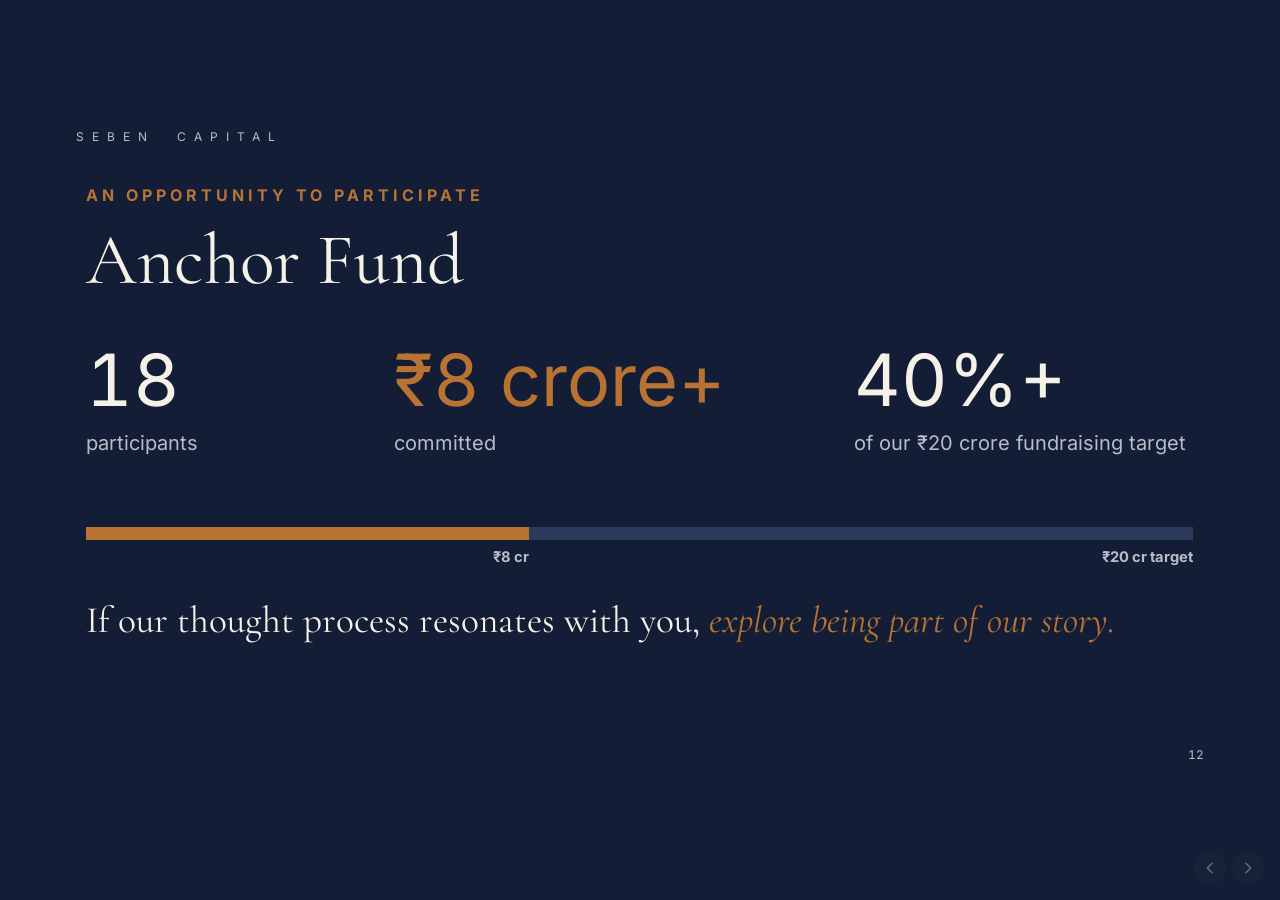
<file: 12.html>
<!DOCTYPE html>
<html lang="en">
<head>
<meta charset="utf-8">
<meta name="viewport" content="width=device-width, initial-scale=1, viewport-fit=cover">
<title>Seben Capital — 12</title>
<meta name="theme-color" content="#131E36">
<link rel="preload" href="assets/fonts/CormorantGaramond-normal-400-latin.woff2" as="font" type="font/woff2" crossorigin>
<link rel="stylesheet" href="assets/fonts.css">
<link rel="stylesheet" href="assets/css/style.css">
</head>
<body class="s12" data-prev="11.html" data-next="13.html">
<main class="stage">
<div class="el in pre kick" style="--n:12;--l:6.7502%;--t:12.6667%;--w:60.0015%;--h:4.0000%;text-align:left;--a:center;letter-spacing:0.250em"><p><span style="color:#B87333;font-weight:700">AN OPPORTUNITY TO PARTICIPATE</span></p></div>
<div class="el cg head" style="--n:54;--l:6.7502%;--t:17.3333%;--w:86.4772%;--h:12.6667%;text-align:left;--a:center"><p><span style="color:#F5F1E8">Anchor Fund</span></p></div>
<div class="stat" style="--l:6.7502%;--t:33.3333%;--w:22.5006%"><div class="el in sv" style="--n:54;text-align:left;--a:center"><p><span style="color:#F5F1E8">18</span></p></div><div class="el in sl" style="--n:15;text-align:left;--a:start"><p><span style="color:#B8BCC6">participants</span></p></div></div>
<div class="stat" style="--l:30.7508%;--t:33.3333%;--w:34.5009%"><div class="el in sv" style="--n:54;text-align:left;--a:center"><p><span style="color:#B87333">₹8 crore+</span></p></div><div class="el in sl" style="--n:15;text-align:left;--a:start"><p><span style="color:#B8BCC6">committed</span></p></div></div>
<div class="stat" style="--l:66.7517%;--t:33.3333%;--w:26.4757%"><div class="el in sv" style="--n:54;text-align:left;--a:center"><p><span style="color:#F5F1E8">40%+</span></p></div><div class="el in sl" style="--n:15;text-align:left;--a:start"><p><span style="color:#B8BCC6">of our ₹20 crore fundraising target</span></p></div></div>
<div class="meter" style="--l:6.7502%;--t:60.6667%;--w:86.4772%;--p:40.0000%"><div class="track"><b style="width:40.0000%"></b></div><div class="mlabels"><div class="el in flab" style="--n:11;text-align:right;--a:start"><p><span style="color:#B8BCC6;font-weight:700">₹8 cr</span></p></div><div class="el in tlab" style="--n:11;text-align:right;--a:start"><p><span style="color:#B8BCC6;font-weight:700">₹20 cr target</span></p></div></div></div>
<div class="el cg close" style="--n:28;--l:6.7502%;--t:70.6667%;--w:86.4772%;--h:12.0000%;text-align:left;--a:start"><p><span style="color:#F5F1E8">If our thought process resonates with you, </span><span style="color:#B87333;font-style:italic">explore being part of our story.</span></p></div>
<div class="el in mark pre" style="--n:9;--l:5.9251%;--t:5.6000%;--w:30.0008%;--h:4.0000%;text-align:left;--a:start;letter-spacing:0.667em"><p><span style="color:#B8BCC6">SEBEN  CAPITAL</span></p></div><div class="el in pg" style="--n:9;--l:86.5522%;--t:91.3333%;--w:7.5002%;--h:4.0000%;text-align:right;--a:start"><p><span style="color:#B8BCC6">12</span></p></div>
</main>
<nav class="nav" aria-label="Slide navigation"><a class="prev" href="11.html" aria-label="Previous slide"><svg viewBox="0 0 24 24" aria-hidden="true"><path d="M15 5l-7 7 7 7"/></svg></a><a class="next" href="13.html" aria-label="Next slide"><svg viewBox="0 0 24 24" aria-hidden="true"><path d="M9 5l7 7-7 7"/></svg></a></nav>
<script src="assets/js/nav.js"></script>
</body>
</html>
</file>
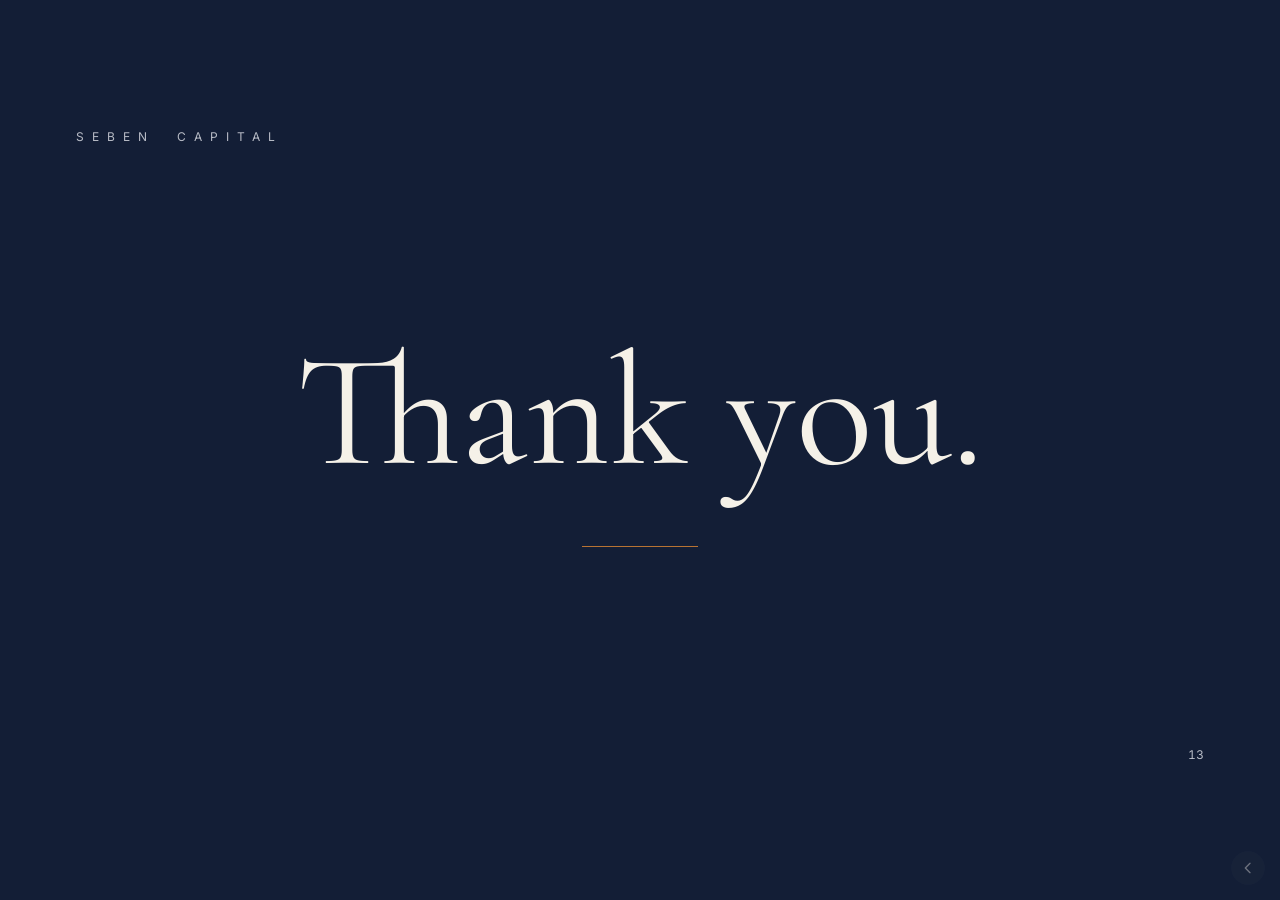
<file: 13.html>
<!DOCTYPE html>
<html lang="en">
<head>
<meta charset="utf-8">
<meta name="viewport" content="width=device-width, initial-scale=1, viewport-fit=cover">
<title>Seben Capital — 13</title>
<meta name="theme-color" content="#131E36">
<link rel="preload" href="assets/fonts/CormorantGaramond-normal-400-latin.woff2" as="font" type="font/woff2" crossorigin>
<link rel="stylesheet" href="assets/fonts.css">
<link rel="stylesheet" href="assets/css/style.css">
</head>
<body class="s13" data-prev="12.html" data-next="">
<main class="stage">
<div class="el cg stmt" style="--n:120;--l:6.7502%;--t:29.3333%;--w:86.4772%;--h:30.6667%;text-align:center;--a:center"><p><span style="color:#F5F1E8">Thank you.</span></p></div>
<div class="crule"></div>
<div class="el in mark pre" style="--n:9;--l:5.9251%;--t:5.6000%;--w:30.0008%;--h:4.0000%;text-align:left;--a:start;letter-spacing:0.667em"><p><span style="color:#B8BCC6">SEBEN  CAPITAL</span></p></div><div class="el in pg" style="--n:9;--l:86.5522%;--t:91.3333%;--w:7.5002%;--h:4.0000%;text-align:right;--a:start"><p><span style="color:#B8BCC6">13</span></p></div>
</main>
<nav class="nav" aria-label="Slide navigation"><a class="prev" href="12.html" aria-label="Previous slide"><svg viewBox="0 0 24 24" aria-hidden="true"><path d="M15 5l-7 7 7 7"/></svg></a><a class="next off" href="#" aria-label="Next slide" hidden><svg viewBox="0 0 24 24" aria-hidden="true"><path d="M9 5l7 7-7 7"/></svg></a></nav>
<script src="assets/js/nav.js"></script>
</body>
</html>
</file>
<file: assets/fonts.css>
@font-face {
  font-family: 'Cormorant Garamond';
  font-style: italic;
  font-weight: 400;
  font-display: swap;
  src: url(fonts/CormorantGaramond-italic-400-latin-ext.woff2) format('woff2');
  unicode-range: U+0100-02BA, U+02BD-02C5, U+02C7-02CC, U+02CE-02D7, U+02DD-02FF, U+0304, U+0308, U+0329, U+1D00-1DBF, U+1E00-1E9F, U+1EF2-1EFF, U+2020, U+20A0-20AB, U+20AD-20C4, U+2113, U+2C60-2C7F, U+A720-A7FF;
}
@font-face {
  font-family: 'Cormorant Garamond';
  font-style: italic;
  font-weight: 400;
  font-display: swap;
  src: url(fonts/CormorantGaramond-italic-400-latin.woff2) format('woff2');
  unicode-range: U+0000-00FF, U+0131, U+0152-0153, U+02BB-02BC, U+02C6, U+02DA, U+02DC, U+0304, U+0308, U+0329, U+2000-206F, U+20AC, U+2122, U+2191, U+2193, U+2212, U+2215, U+FEFF, U+FFFD;
}
@font-face {
  font-family: 'Cormorant Garamond';
  font-style: normal;
  font-weight: 400;
  font-display: swap;
  src: url(fonts/CormorantGaramond-normal-400-latin-ext.woff2) format('woff2');
  unicode-range: U+0100-02BA, U+02BD-02C5, U+02C7-02CC, U+02CE-02D7, U+02DD-02FF, U+0304, U+0308, U+0329, U+1D00-1DBF, U+1E00-1E9F, U+1EF2-1EFF, U+2020, U+20A0-20AB, U+20AD-20C4, U+2113, U+2C60-2C7F, U+A720-A7FF;
}
@font-face {
  font-family: 'Cormorant Garamond';
  font-style: normal;
  font-weight: 400;
  font-display: swap;
  src: url(fonts/CormorantGaramond-normal-400-latin.woff2) format('woff2');
  unicode-range: U+0000-00FF, U+0131, U+0152-0153, U+02BB-02BC, U+02C6, U+02DA, U+02DC, U+0304, U+0308, U+0329, U+2000-206F, U+20AC, U+2122, U+2191, U+2193, U+2212, U+2215, U+FEFF, U+FFFD;
}
@font-face {
  font-family: 'Inter';
  font-style: normal;
  font-weight: 400;
  font-display: swap;
  src: url(fonts/Inter-normal-400-latin-ext.woff2) format('woff2');
  unicode-range: U+0100-02BA, U+02BD-02C5, U+02C7-02CC, U+02CE-02D7, U+02DD-02FF, U+0304, U+0308, U+0329, U+1D00-1DBF, U+1E00-1E9F, U+1EF2-1EFF, U+2020, U+20A0-20AB, U+20AD-20C4, U+2113, U+2C60-2C7F, U+A720-A7FF;
}
@font-face {
  font-family: 'Inter';
  font-style: normal;
  font-weight: 400;
  font-display: swap;
  src: url(fonts/Inter-normal-400-latin.woff2) format('woff2');
  unicode-range: U+0000-00FF, U+0131, U+0152-0153, U+02BB-02BC, U+02C6, U+02DA, U+02DC, U+0304, U+0308, U+0329, U+2000-206F, U+20AC, U+2122, U+2191, U+2193, U+2212, U+2215, U+FEFF, U+FFFD;
}
@font-face {
  font-family: 'Inter';
  font-style: normal;
  font-weight: 700;
  font-display: swap;
  src: url(fonts/Inter-normal-700-latin-ext.woff2) format('woff2');
  unicode-range: U+0100-02BA, U+02BD-02C5, U+02C7-02CC, U+02CE-02D7, U+02DD-02FF, U+0304, U+0308, U+0329, U+1D00-1DBF, U+1E00-1E9F, U+1EF2-1EFF, U+2020, U+20A0-20AB, U+20AD-20C4, U+2113, U+2C60-2C7F, U+A720-A7FF;
}
@font-face {
  font-family: 'Inter';
  font-style: normal;
  font-weight: 700;
  font-display: swap;
  src: url(fonts/Inter-normal-700-latin.woff2) format('woff2');
  unicode-range: U+0000-00FF, U+0131, U+0152-0153, U+02BB-02BC, U+02C6, U+02DA, U+02DC, U+0304, U+0308, U+0329, U+2000-206F, U+20AC, U+2122, U+2191, U+2193, U+2212, U+2215, U+FEFF, U+FFFD;
}
</file>
<file: assets/css/style.css>
:root{
  --navy:#131E36; --ivory:#F5F1E8; --copper:#B87333; --grey:#B8BCC6;
  --u:min(1vw,1.77778vh);           /* 1u = 1% of a 16:9 stage that fits the viewport */
  --pt:calc(var(--u) / 9.6);        /* 1 pptx point */
}
*{box-sizing:border-box}
html,body{margin:0;min-height:100%;background:var(--navy);color:var(--ivory)}
body{
  font-family:'Inter',system-ui,sans-serif;
  font-variant-numeric:lining-nums;font-feature-settings:"lnum" 1;
  -webkit-font-smoothing:antialiased;text-rendering:optimizeLegibility;
  min-height:100vh;min-height:100dvh;overflow-x:hidden;
  display:grid;place-items:center;
  animation:fadein .5s ease both;
}
html.leaving body{opacity:0;transition:opacity .25s ease}
@keyframes fadein{from{opacity:0}to{opacity:1}}
@media (prefers-reduced-motion:reduce){body{animation:none}html.leaving body{transition:none}}

.stage{position:relative;width:calc(var(--u)*100);height:calc(var(--u)*56.25);overflow:hidden}
.cg{font-family:'Cormorant Garamond',Georgia,serif}
.in{font-family:'Inter',system-ui,sans-serif}
.pre{white-space:pre-wrap}

/* text frames: absolute, positioned in % of the stage exactly as in the deck */
.el{
  font-size:calc(var(--pt)*var(--n));line-height:1.2;
  display:flex;flex-direction:column;justify-content:var(--a,flex-start);
  margin:0;
}
.el p{margin:0}
.el p + p{margin-top:var(--pa,0)}
.stage > .el,.panel > .el,.steps > .el{position:absolute;left:var(--l);top:var(--t);width:var(--w);height:var(--h)}

/* mark + page number */
.mark,.pg{color:var(--grey)}
.pg{font-variant-numeric:lining-nums tabular-nums}

/* lines / ornaments */
.ln{position:absolute;left:var(--l);top:var(--t);background:var(--c);pointer-events:none}
.ln.v{width:var(--lw);height:var(--h);transform:translateX(-50%)}
.ln:not(.v){width:var(--w);height:var(--lw);transform:translateY(-50%)}
.dia{position:absolute;left:var(--l);top:var(--t);width:calc(var(--u)*.75);height:calc(var(--u)*.75);
  transform:translate(-50%,-50%);background:var(--copper);opacity:.9;clip-path:polygon(50% 0,100% 50%,50% 100%,0 50%)}

/* slide 1 */
.logo{position:absolute;left:27.5%;top:23.33%;width:45%;height:auto;display:block}
.orn{position:absolute;left:27.5%;top:48.67%;width:45%;height:1.87%;display:flex;align-items:center;justify-content:space-between}
.orn span{flex:1;height:1px;background:var(--copper)}
.orn i{flex:none;width:calc(var(--u)*1.05);height:calc(var(--u)*1.05);margin:0 .5%;background:var(--copper);clip-path:polygon(50% 0,100% 50%,50% 100%,0 50%)}

/* slide 7 chart */
.row{position:absolute;left:6.7501%;width:86.4796%;top:var(--t);height:var(--h);display:grid;grid-template-columns:29.49% 1fr;align-items:center}
.row .el{position:static;white-space:nowrap;height:auto}
.rlab{width:auto;color:#D5D8DF}
.row .trk{display:flex;align-items:center;min-width:0}
.bar{display:block;flex:none;height:calc(var(--u)*2.4);width:calc(var(--v)/45*76.26%)}
.rval{margin-left:calc(var(--u)*.9)}
.hl .rlab,.tot .rlab{color:var(--ivory)}

/* slide 10 */
.panel{position:absolute;left:var(--l);top:var(--t);width:var(--w);height:var(--h)}
.steps{display:contents}
.step{text-align:center;justify-content:center}
.arr{justify-content:center}

/* slide 12 */
.stat{position:absolute;left:var(--l);top:var(--t);width:var(--w)}
.stat .el{position:static}
.stat .sv{height:calc(var(--u)*7.875)}
.stat .sl{height:calc(var(--u)*4.5)}
.meter{position:absolute;left:var(--l);top:var(--t);width:var(--w)}
.track{height:calc(var(--u)*1.05);background:#2C3A5C}
.track b{display:block;height:100%;background:var(--copper)}
.mlabels{position:relative;height:calc(var(--u)*2.25);margin-top:calc(var(--u)*.68)}
.mlabels .el{position:absolute;top:0;width:auto;white-space:nowrap;text-align:right}
.flab{right:calc(100% - var(--p))}
.tlab{right:0}

/* slide 13 */
.crule{position:absolute;left:45.5%;top:63.33%;width:9%;height:0;border-top:1.5px solid var(--copper)}

/* nav */
.nav{position:fixed;right:max(12px,1.2vw);bottom:max(12px,1.2vw);display:flex;gap:4px;z-index:5}
.nav a{display:grid;place-items:center;width:34px;height:34px;border-radius:50%;
  background:rgba(245,241,232,.05);opacity:.4;transition:opacity .2s,background .2s;-webkit-tap-highlight-color:transparent}
.nav a:hover,.nav a:focus-visible{opacity:.9;background:rgba(245,241,232,.12);outline:none}
.nav a[hidden]{display:none}
.nav svg{width:16px;height:16px;fill:none;stroke:var(--ivory);stroke-width:2;stroke-linecap:round;stroke-linejoin:round}

/* ---------- portrait / phone: flow layout ---------- */
@media (max-width:700px),(max-aspect-ratio:4/5){
  :root{--u:1vw;--pt:calc(1vw / 9.6 * 1.7)}
  body{display:block}
  .stage{width:100%;height:auto;min-height:100vh;min-height:100dvh;overflow:hidden;
    display:flex;flex-direction:column;justify-content:center;align-items:stretch;gap:5vw;
    padding:20vw 7vw 26vw}
  .stage > .el,.panel > .el,.steps > .el{position:static;width:auto;height:auto;font-size:max(11px,calc(var(--pt)*var(--n)))}
  .el{justify-content:flex-start}
  .mark,.pg{position:absolute !important;font-size:max(10px,calc(var(--pt)*var(--n))) !important}
  .mark{left:7vw;top:7vw}
  .mark{letter-spacing:.5em !important}
  .pg{right:calc(7vw + 84px);bottom:calc(max(12px,1.2vw) + 11px);left:auto !important;top:auto !important;width:auto !important}
  .nav a{width:40px;height:40px}
  .stmt{font-size:12.5vw !important;line-height:1.08;text-wrap:balance;text-align:center}
  .stmt p{text-wrap:balance}
  .foot{margin-top:4vw}
  .head{text-wrap:balance}

  /* 1 */
  .s01 .stage{align-items:center;gap:6vw}
  .logo,.orn{position:static}
  .logo{width:78vw}
  .orn{width:60vw;height:12px}
  .kick{letter-spacing:.3em !important}
  .s01 .kick{font-size:2.75vw !important;letter-spacing:.26em !important;text-align:center}
  .s01 .tag{font-size:7.4vw !important;text-align:center}
  .s01 .founder{font-size:3.6vw !important;text-align:center;margin-top:8vw}
  /* 3 */
  .res{font-size:17vw !important;text-align:center}
  .s03 .stage{gap:3.5vw}
  /* 4 */
  .s04 .stage{padding-left:15.6vw;padding-right:11vw;gap:4vw}
  .s04 .cg4{font-size:9.4vw !important;text-align:left;line-height:1.12}
  .s04 .kick{letter-spacing:.27em !important}
  .ln,.dia{position:absolute}
  .ln.v{height:var(--h)}
  .s04 .mark{left:7vw}
  /* 7 */
  .s07 .stage{gap:3vw;padding-top:19vw}
  .s07 .head{font-size:6.6vw !important}
  .s07 .clabel{margin-top:3vw}
  .row{position:static;display:block;height:auto}
  .row .el{display:block}
  .rlab{font-size:4vw !important;margin-bottom:1.4vw}
  .rval{font-size:3.6vw !important;margin-left:2.4vw}
  .bar{height:4.4vw;width:calc(var(--v)/45*66%)}
  .s07 .ln{position:static;width:100%;height:1px;transform:none;margin:1vw 0}
  .s07 .close{font-size:6vw !important;margin-top:2vw}
  /* 9 */
  .s09 .lab{margin-top:5vw}
  .s09 .lines{font-size:5.6vw !important}
  .s09 .head{text-align:center;font-size:12vw !important}
  /* 10 */
  .s10 .stage{padding-top:17vw;padding-bottom:21vw;gap:2.4vw}
  .s10 .head{font-size:8.4vw !important}
  .s10 .sub{font-size:6.4vw !important}
  .panel{position:static;height:auto;padding:3.6vw 5vw;display:flex;flex-direction:column;gap:.8vw;margin:1vw 0}
  .plabel{font-size:3.6vw !important}
  .item{font-size:5.2vw !important}
  .steps{display:flex;flex-direction:column;align-items:stretch;gap:0}
  .step{padding:2.4vw 0;font-size:4vw !important}
  .arr{transform:rotate(90deg);font-size:3.4vw !important;line-height:1;padding:.6vw 0}
  .s10 .close{font-size:6.6vw !important;margin-top:1.5vw}
  /* 12 */
  .s12 .stage{gap:2vw}
  .s12 .head{font-size:11vw !important}
  .stat{position:static;width:auto;margin-top:1.5vw}
  .stat .sv{height:auto;font-size:11vw !important;display:block}
  .stat .sl{height:auto;font-size:3.9vw !important;display:block}
  .meter{position:static;width:auto;margin:4vw 0 2vw}
  .track{height:2.2vw}
  .mlabels{height:7vw;margin-top:2vw}
  .mlabels .el{font-size:3.2vw !important}
  .s12 .close{font-size:6.4vw !important;margin-top:3vw}
  .s12 .foot{margin-top:3vw}
  /* 13 */
  .s13 .stmt{font-size:17vw !important}
  .crule{position:static;width:24vw;margin:0 auto}
  .s13 .stage{gap:7vw}
}

/* animated figures (class added by nav.js only while counting) */
.num{display:inline-block;text-align:right;font-variant-numeric:lining-nums tabular-nums}
.num::before{content:attr(data-final);display:block;height:0;overflow:hidden;visibility:hidden}
.w{display:inline-block}
.bar{transform-origin:left center}
</file>
